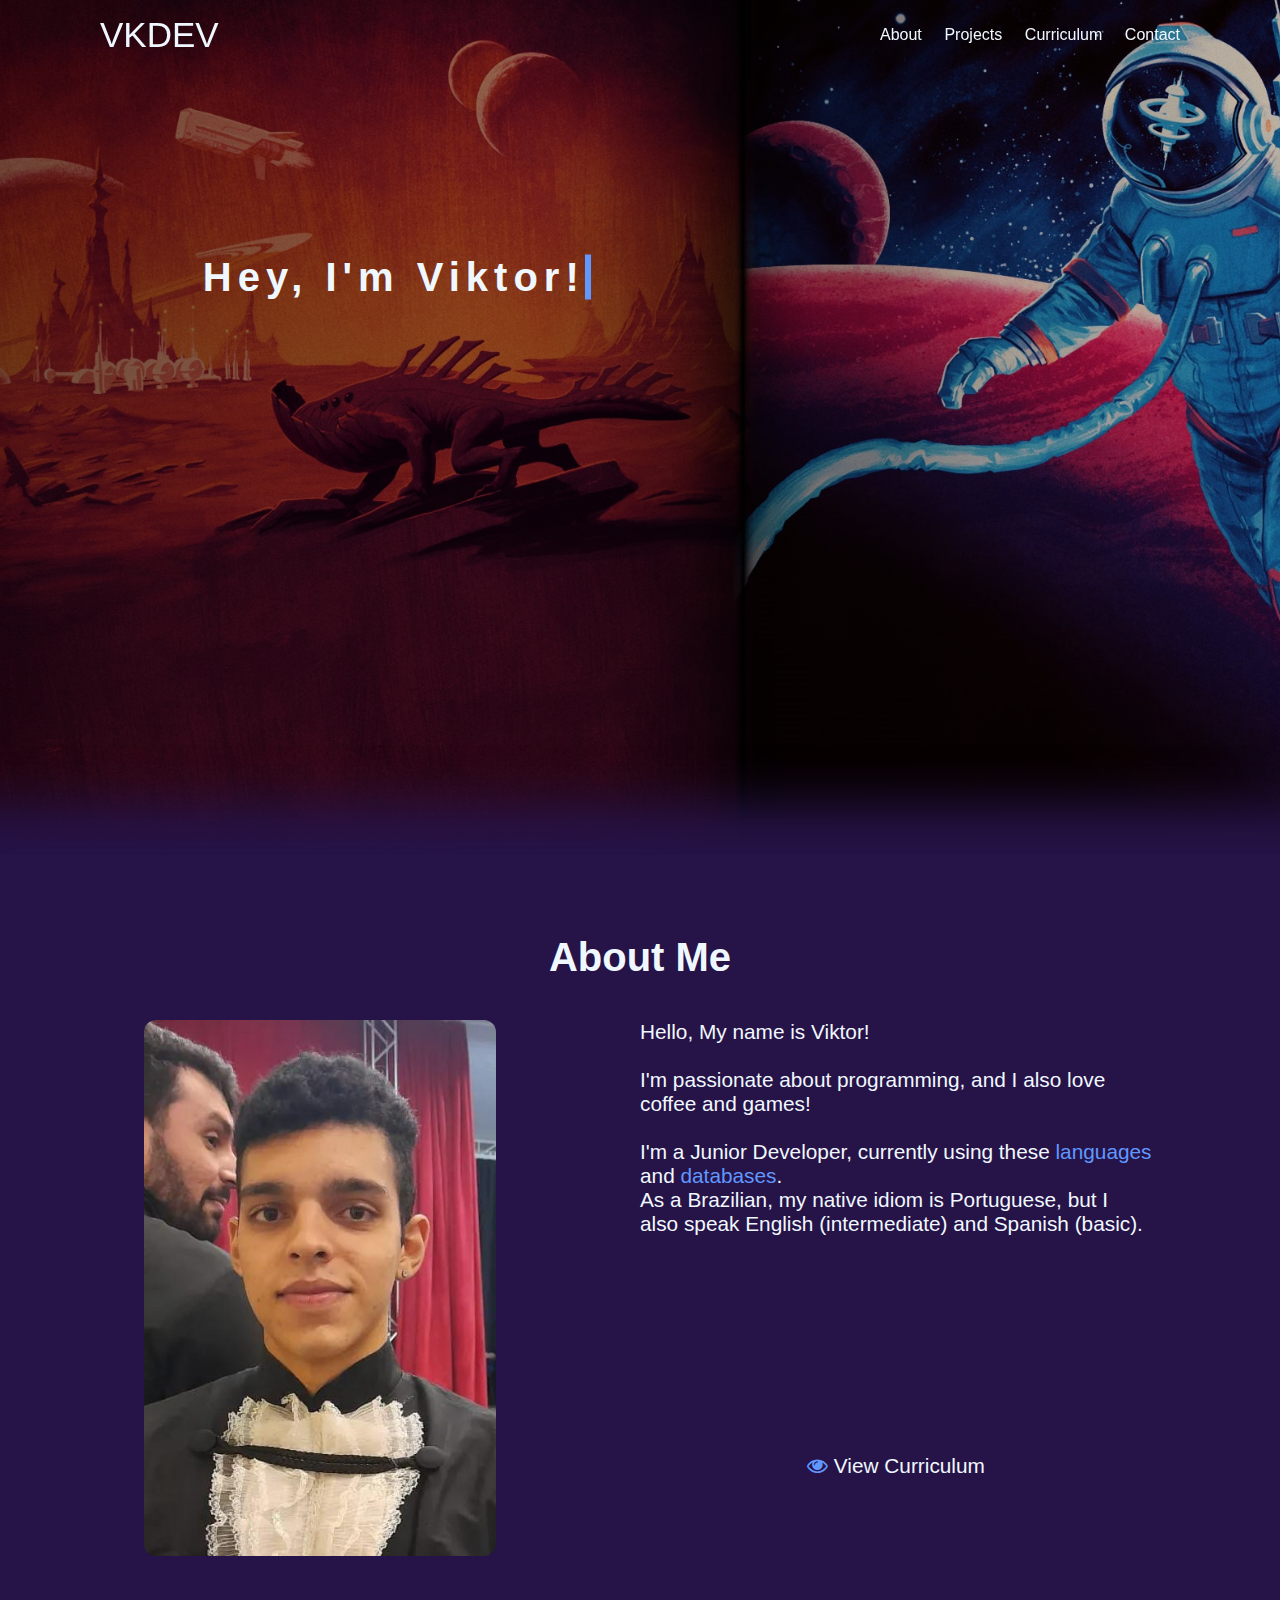
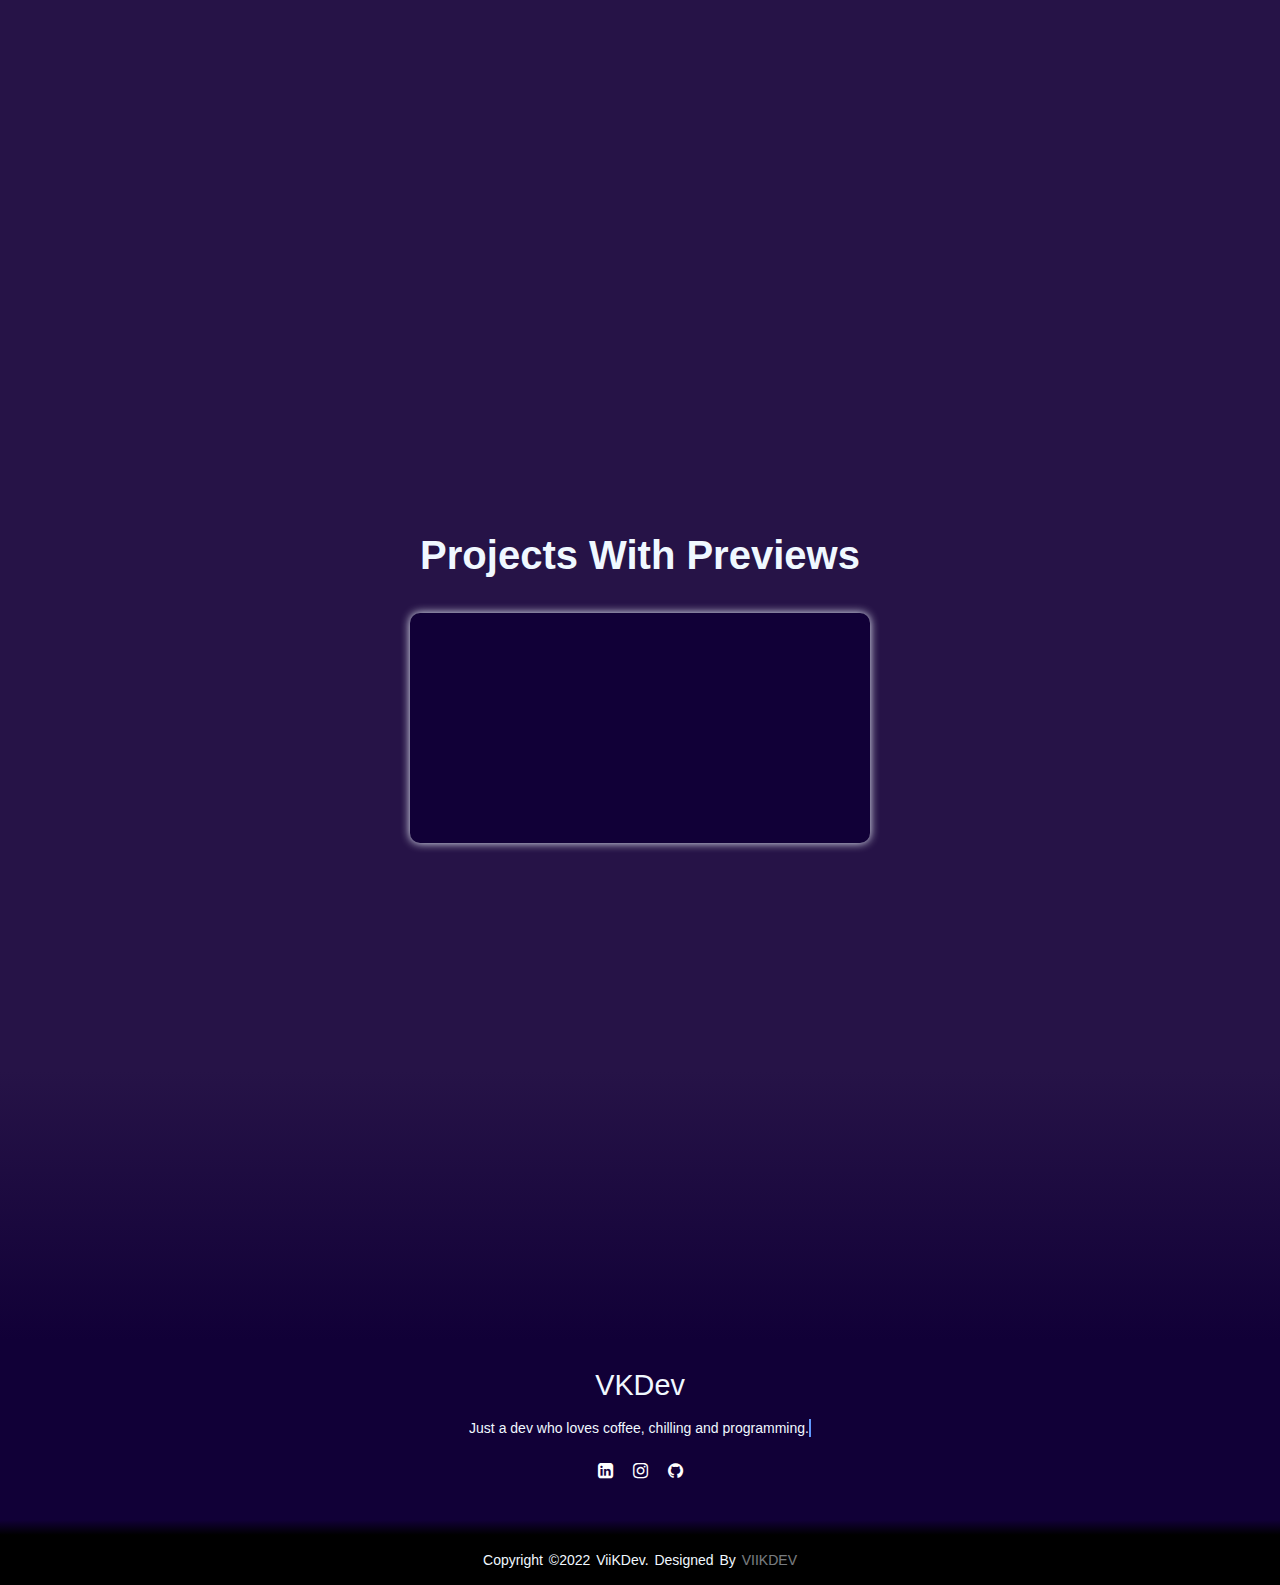
<file: index.html>
<!DOCTYPE html>
<html lang="pt-br">

<head>
   <meta charset="UTF-8">
   <meta http-equiv="X-UA-Compatible" content="IE=edge">
   <meta name="viewport" content="width=device-width, initial-scale=1.0">
   <!-- Font Awesome -->
   <link rel="stylesheet" href="https://cdnjs.cloudflare.com/ajax/libs/font-awesome/4.7.0/css/font-awesome.min.css">
   <!-- <link rel="stylesheet" href="https://cdnjs.cloudflare.com/ajax/libs/font-awesome/6.2.1/css/all.min.css"> -->
   <!-- JQuery -->
   <script src="https://ajax.googleapis.com/ajax/libs/jquery/3.6.0/jquery.min.js"></script>
   <!-- W2UI -->
   <link defer rel="stylesheet" type="text/css" href="https://w2ui.com/src/w2ui-1.4.2.min.css" />
   <!-- Style.css -->
   <link rel="stylesheet" href="wwwroot/css/style.css">
   <title>ViiKDev</title>
</head>

<body>
   <header>
      <nav class="navbar">
         <div class="logo"><a onclick="scrollToElement('home')">vkdev</a></div>
         <div class="hamburguer">
            <i class="fa fa-bars"></i>
         </div>
         <ul class="options">
            <li onclick="scrollToElement('about')">About</li>
            <li onclick="scrollToElement('projects')">Projects</li>
            <li>
               <span>Curriculum</span>
               <span class="mobile">Curriculum</span>
            </li>
            <li onclick="scrollToElement('contact')">Contact</li>
         </ul>
      </nav>
   </header>
   <main id="home">
      <div class="wrapper">
         <h1 class="animate-on-scroll">Hey, I'm Viktor!</h1>
         <div class="cont">
            <h4 class="animate-on-scroll">I'm a junior front-end developer, using the languages: <span class="animate-on-scroll"></span></h4>
         </div>
      </div>
      <div class="scroll-down-arrow animate-on-scroll">
         <span><i class="fa fa-angle-down" onclick="scrollToElement('about')"></i></span>
      </div>
   </main>
   <!-- <div class="fade-line"></div> -->
   <section id="about">
      <div class="wrapper">
         <h1>About Me</h1>
         <div class="wrapperLR">
            <div class="left">
               <img src="./wwwroot/img/me.jpeg" alt="Viktor's Photo">
            </div>
            <div class="right">
               <div class="up">
                  <span>
                     Hello, My name is Viktor!
                  </span>
                  <br>
                  <span>
                     I'm passionate about programming, and I also love coffee and games!
                  </span>
                  <br>
                  <span>
                     I'm a Junior Developer, currently using these
                     <span forList="lang" class="aboutSpan">languages</span>
                     and
                     <span forList="dbs" class="aboutSpan">databases</span>.
                  </span>
                  <span>
                     As a Brazilian, my native idiom is Portuguese, but I also speak English (intermediate) and Spanish (basic).
                  </span>
               </div>
               <div class="down">
                  <div class="curriculum">
                     <span><i class="fa fa-eye" style="color:var(--detail-color)"></i> View Curriculum</span>
                  </div>
               </div>
               <div class="down mobile">
                  <div class="curriculum">
                     <span class="mobile"><i class="fa fa-eye" style="color:var(--detail-color)"></i> View Curriculum</span>
                  </div>
               </div>
            </div>
         </div>
      </div>
      <div class="scroll-down-arrow animate-on-scroll">
         <span><i class="fa fa-angle-down" onclick="scrollToElement('projects')"></i></span>
      </div>
   </section>
   <div class="fade-line4"></div>
   <section id="projects">
      <div class="wrapper">
         <h1>Projects With Previews</h1>
         <ul id="projectsList">
         </ul>
      </div>
   </section>
   <div class="fade-line5"></div>
   <footer id="contact">
      <div class="info">
         <h3>VKDev</h3>
         <div class="leaf-container">
            <i class="fa fa-leaf leaf1 animate-on-scroll" style="color:green;"></i>
            <p class="animate-on-scroll"> Just a dev who loves coffee, chilling and programming. </p>
            <i class="fa fa-leaf leaf2 animate-on-scroll" style="color:green;"></i>
         </div>
         <ul class="socials">
            <li><a href="https://br.linkedin.com/in/viktor-bonazza-charlanti-244890212" target="_blank"><i class="fa fa-linkedin-square"></i></a></li>
            <li><a href="https://www.instagram.com/viik_bonazza/" target="_blank"><i class="fa fa-instagram"></i></a></li>
            <li><a href="https://github.com/ViiKDev" target="_blank"><i class="fa fa-github"></i></a></li>
         </ul>
      </div>
      <div class="fade-line3"></div>
      <div class="copy">
         <p>copyright &copy;2022 ViiKDev. designed by <span>ViiKDev</span></p>
      </div>
   </footer>
</body>

<!-- W2UI -->
<script type="text/javascript" src="https://w2ui.com/src/w2ui-1.4.2.min.js"></script>
<!-- Script.js -->
<script src="wwwroot/js/script.js"></script>

</html>
</file>
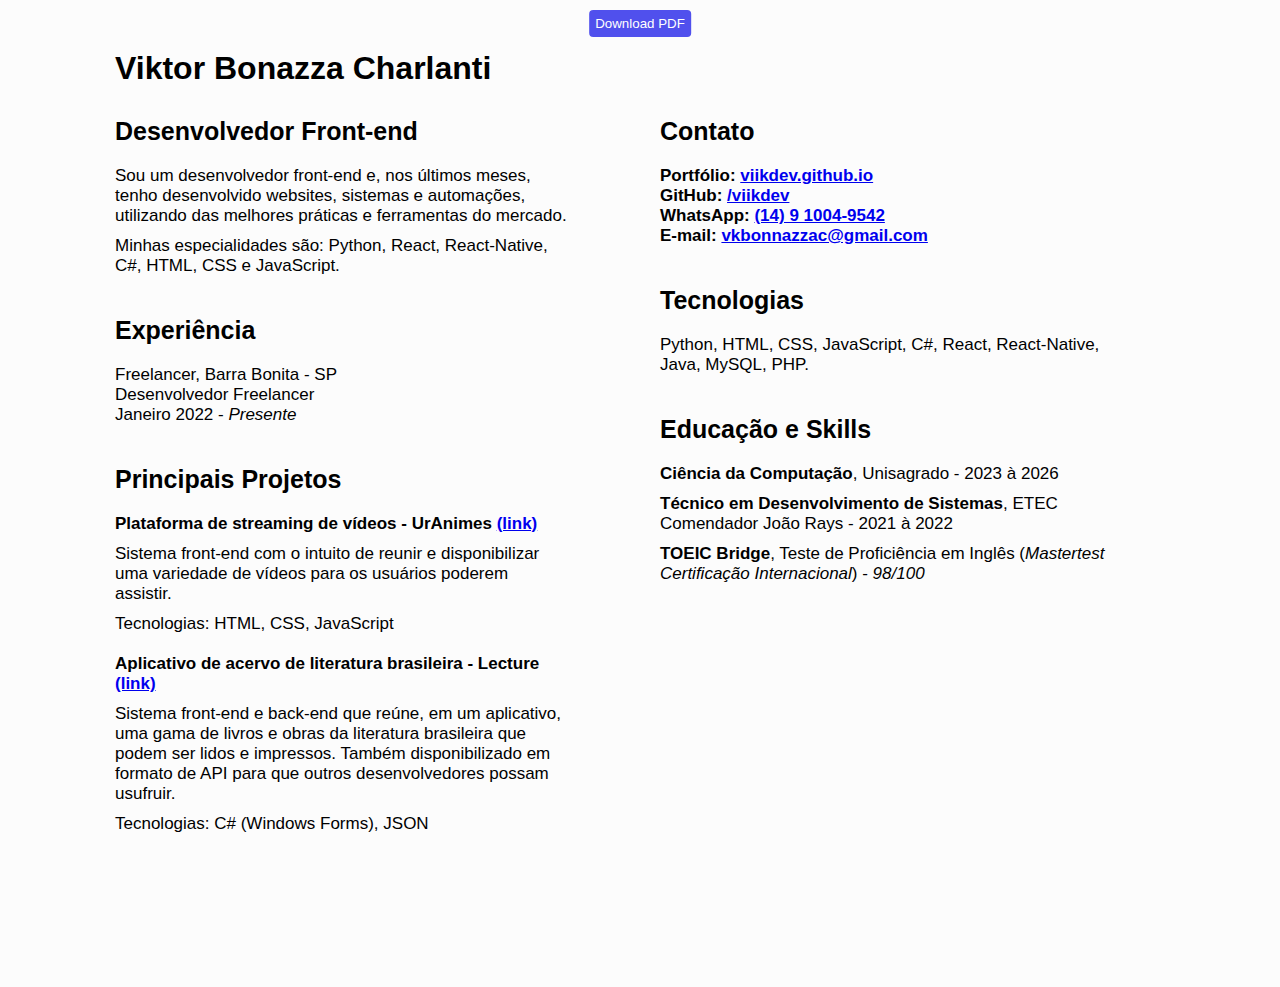
<file: curriculum.html>
<!DOCTYPE html>
<html lang="en">

<head>
    <meta charset="UTF-8">
    <meta http-equiv="X-UA-Compatible" content="IE=edge">
    <meta name="viewport" content="width=device-width, initial-scale=1.0">
    <title>Curriculum Vitae - Viktor Bonazza Charlanti</title>
    <style>
        * {
            margin: 0;
            padding: 0;
            border: 0;
        }

        body {
            display: flex;
            justify-content: center;
            align-items: center;
            padding: 20px 40px;
            font-family: sans-serif;
            background-color: #fcfcfc;
        }

        main {
            width: 1050px;
            height: 100vh;
        }

        .container {
            width: 100%;
            height: 100%;
            display: flex;
            flex-direction: row;
        }

        .left {
            width: 50%;
            height: 100%;
        }

        .right {
            width: 50%;
            height: 100%;
        }

        .bold {
            font-weight: bold;
        }

        .italic {
            font-style: italic;
        }

        .fs-17 {
            font-size: 17px;
        }

        .fs-23 {
            font-size: 23px;
        }

        .fs-26 {
            font-size: 25px;
        }

        .fs-32 {
            font-size: 32px;
        }

        span {
            display: block;
            max-width: 90%;
        }

        .gap-20 {
            display: flex;
            gap: 20px;
            flex-direction: column;
        }

        .mt-10 {
            margin-top: 10px;
        }

        .mt-20 {
            margin-top: 20px;
        }

        .mt-30 {
            margin-top: 30px;
        }

        .mb-10 {
            margin-bottom: 10px;
        }

        .mb-20 {
            margin-bottom: 20px;
        }

        .pl-20 {
            padding-left: 20px;
        }

        .pl-40 {
            padding-left: 40px;
        }

        .inline {
            display: inline;
        }

        button {
            background-color: rgb(80, 80, 237);
            color: white;
            padding: 6px;
            border-radius: 4px;
            transition: all .3s ease-in-out;
            cursor: pointer;
            position: absolute;
            top: 10px;
            left: 50%;
            transform: translateX(-50%);
        }

        button:hover {
            background-color: rgb(3, 3, 128);
        }

        @media print {
            button {
                display: none;
            }

            main {
                height: auto;
            }
        }

        @page {
            size: auto;
            margin: 0;
        }
    </style>
</head>

<body>

    <button onclick="window.print()">Download PDF</button>
    <main>
        <!-- 210 x 297 -->
        <section class="name">
            <span class="bold fs-32 mt-30">Viktor Bonazza Charlanti</span>
        </section>
        <div class="container">
            <div class="left">
                <div class="gap-20">
                    <section class="role">
                        <span class="bold fs-26 mt-30 mb-20">Desenvolvedor Front-end</span>
                        <span class="fs-17 mb-10">Sou um desenvolvedor front-end e, nos últimos meses, tenho desenvolvido websites, sistemas e automações, utilizando das melhores práticas e ferramentas do mercado.</span>
                        <span class="fs-17">Minhas especialidades são: Python, React, React-Native, C#, HTML, CSS e JavaScript.</span>
                    </section>
                    <section class="experience mt-20">
                        <span class="bold fs-26 mb-20">Experiência</span>
                        <span class="fs-17">Freelancer, Barra Bonita - SP</span>
                        <span class="fs-17">Desenvolvedor Freelancer</span>
                        <span class="fs-17">Janeiro 2022 - <span class="italic inline">Presente</span></span>
                    </section>
                    <section class="main-projects mt-20">
                        <span class="bold fs-26 mb-20">Principais Projetos</span>
                        <span class="bold fs-17 mb-10">Plataforma de streaming de vídeos - UrAnimes <a href="https://viikdev.github.io/uranimes">(link)</a></span>
                        <span class="fs-17">Sistema front-end com o intuito de reunir e disponibilizar uma variedade de vídeos para os usuários poderem assistir.</span>
                        <span class="fs-17 mt-10">Tecnologias: HTML, CSS, JavaScript</span>
                        <span class="bold fs-17 mt-20 mb-10">Aplicativo de acervo de literatura brasileira - Lecture <a href="https://viikdev.github.io/booksApi">(link)</a></span>
                        <span class="fs-17">Sistema front-end e back-end que reúne, em um aplicativo, uma gama de livros e obras da literatura brasileira que podem ser lidos e impressos. Também disponibilizado em formato de API para que outros desenvolvedores possam usufruir.</span>
                        <span class="fs-17 mt-10">Tecnologias: C# (Windows Forms), JSON</span>
                    </section>
                </div>
            </div>
            <div class="right pl-40">
                <div class="gap-20">
                    <section class="contact">
                        <span class="bold fs-26 mt-30 mb-20">Contato</span>
                        <span class="bold fs-17">Portfólio: <a href="https://viikdev.github.io">viikdev.github.io</a></span>
                        <span class="bold fs-17">GitHub: <a href="https://github.com/viikdev">/viikdev</a></span>
                        <span class="bold fs-17">WhatsApp: <a href="https://wa.me/+5514910049542?text=Olá, Viktor! Estava analisando seu currículo e resolvi entrar em contato.">(14) 9 1004-9542</a></span>
                        <span class="bold fs-17">E-mail: <a onclick="navigator.clipboard.writeText('vkbonnazzac@gmail.com')" href="#">vkbonnazzac@gmail.com</a></span>
                    </section>
                    <section class="tecnologies mt-20">
                        <span class="bold fs-26 mb-20">Tecnologias</span>
                        <span class="fs-17">Python, HTML, CSS, JavaScript, C#, React, React-Native, Java, MySQL, PHP.</span>
                    </section>
                    <section class="skills mt-20">
                        <span class="bold fs-26 mb-20">Educação e Skills</span>
                        <span class="fs-17 mb-10"><span class="bold inline">Ciência da Computação</span>, Unisagrado - 2023 à 2026</span>
                        <span class="fs-17 mb-10"><span class="bold inline">Técnico em Desenvolvimento de Sistemas</span>, ETEC Comendador João Rays - 2021 à 2022</span>
                        <span class="fs-17"><span class="bold inline">TOEIC Bridge</span>, Teste de Proficiência em Inglês (<span class="italic inline">Mastertest Certificação Internacional</span>) - <span class="italic inline">98/100</span></span>
                    </section>
                </div>
            </div>
        </div>
    </main>

</body>

</html>
</file>
<file: wwwroot/css/style.css>
/* Variables */

:root {
	--main-darker-color: rgb(17, 0, 55);
	/* --main-dark-color: rgb(22, 4, 62); */
	--main-dark-color: rgb(38, 19, 71);
	--main-color: rgb(32, 4, 97);
	--main-light-color: rgb(63, 41, 114);
	/* --main-light-color: rgb(53, 16, 138); */
	--main-lighter-color: rgb(64, 14, 183);
	--header-color-control: transparent;
	--font-color: aliceblue;
	--detail-color: rgb(96, 152, 255);
}

/* Variables */

/* Scroll Bar */

::-webkit-scrollbar {
	width: 10px;
	height: 10px;
}

::-webkit-scrollbar-track {
	background-color: #00000025;
	border-radius: 10px;
}

::-webkit-scrollbar-thumb {
	background-color: rgb(64, 64, 64);
	border-radius: 10px;
}

::-webkit-scrollbar-thumb:hover {
	background-color: rgb(44, 44, 44);
}

::-webkit-scrollbar-corner {
	background-color: #00000025;
}

/* Scroll Bar */

* {
	padding: 0;
	margin: 0;
	border: 0;
}

html {
	scroll-behavior: smooth;
	overflow-x: hidden;
}

body {
	width: 100vw;
	height: 100vh;
	font-family: sans-serif;
	background-color: var(--main-dark-color);
	background-image: linear-gradient(90deg, rgba(0, 0, 0, 0.55), rgba(0, 0, 0, 0.2)), url("https://www.slashgear.com/img/gallery/is-there-a-center-of-the-universe/intro-1654456299.webp");
	/* background-image: linear-gradient(90deg, rgba(0, 0, 0, 0.55), rgba(0, 0, 0, 0.2)), url("../img/main-bg.jpg"); */
	background-size: cover;
	background-attachment: fixed;
}

h1 {
	font-size: 2.5rem;
	margin: 20px 0;
}

/* Header */

header {
	position: fixed;
	top: 0;
	left: 0;
	width: 100%;
	height: 70px;
	background-color: var(--header-color-control);
	transition: all .5s;
	z-index: 100;
}

.navbar {
	height: 100%;
	display: flex;
	justify-content: space-between;
	align-items: center;
	margin: 0 20px;
	color: var(--font-color);
	padding: 0 80px;
}

.navbar ul {
	width: 300px;
	list-style: none;
	display: flex;
	justify-content: space-between;
}

.navbar ul li {
	cursor: pointer;
}

.navbar ul li span.mobile {
	display: none;
}

.navbar .hamburguer {
	display: none;
}

.logo {
	font-size: 35px;
	text-transform: uppercase;
	cursor: pointer;
}

.logo a {
	text-decoration: none;
	color: var(--font-color)
}

/* Header */

/* Main */

main {
	width: 100%;
	height: 95%;
	background-color: var(--main-color);
	background-image: linear-gradient(90deg, rgba(0, 0, 0, 0.55), rgba(0, 0, 0, 0.2)), url("../img/main-bg.jpg");
	background-size: cover;
	box-sizing: border-box;
	box-shadow: inset 0 -100px 50px -50px var(--main-dark-color);
	color: var(--font-color);
}

main .wrapper {
	max-width: 390px;
	position: absolute;
	top: 33%;
	left: 31%;
	transform: translate(-50%, -50%);
	text-transform: capitalize;
	display: flex;
	flex-direction: column;
}

main .wrapper h1 {
	overflow: hidden;
	/* Ensures the content is not revealed until the animation */
	border-right: .15em solid var(--detail-color);
	/* The typwriter cursor */
	white-space: nowrap;
	/* Keeps the content on a single line */
	margin: 0 auto;
	/* Gives that scrolling effect as the typing happens */
	letter-spacing: .15em;
	/* Adjust as needed */
}

main .wrapper .cont {
	height: 40px;
	width: 400px;
}

main .wrapper .cont h4 {
	font-size: 1rem;
	line-height: 20px;
	height: 0;
	opacity: 0;
	overflow: hidden;
	/* white-space: nowrap; */
	margin: 0 auto;
	letter-spacing: .15em;
}

main .wrapper .cont span.animate::before {
	content: 'HTML';
	font-size: 1.3rem;
	color: var(--detail-color);
	letter-spacing: .1rem;
	animation:
		change-text 10s forwards 1.5s infinite,
		text-blink 2s forwards 1.5s infinite;
}

h1.animate {
	animation: typing 1.4s steps(16, end) .3s 1 normal both,
		blink-caret .55s step-end infinite;
}

h4.animate {
	animation: show-text 1s linear 1.7s forwards;
}

main .scroll-down-arrow {
	position: absolute;
	bottom: 0;
	opacity: 0;
	left: 50%;
	transform: translate(-50%, -50%);
	font-size: 3.5rem;
	transition: all .2s;
}

main .scroll-down-arrow.animate {
	animation: fade-in 1.1s ease-in-out .5s forwards,
		up-n-down 4s ease-in-out 1.7s infinite;
}

/* Main */

/* Fade Lines */

.fade-line {
	width: 100%;
	height: 40px;
	background-image: linear-gradient(180deg, var(--main-color), var(--main-dark-color));
}

.fade-line2 {
	width: 100%;
	height: 30px;
	background-image: linear-gradient(180deg, transparent, var(--main-darker-color));
}

.fade-line3 {
	width: 100%;
	height: 15px;
	background-image: linear-gradient(180deg, var(--main-darker-color), #000);
}

/* .fade-line4 {
	width: 100%;
	height: 40px;
	background-image: linear-gradient(0deg, var(--main-light-color), var(--main-color), var(--main-light-color));
} */

.fade-line4 {
	width: 100%;
	height: 30%;
	background-image: linear-gradient(180deg, var(--main-dark-color), var(--main-dark-color));
}

.fade-line5 {
	width: 100%;
	height: 30%;
	background-image: linear-gradient(180deg, var(--main-dark-color), var(--main-darker-color));
}

/* Fade Lines */

/* Sections */

section {
	height: 100%;
	width: 100%;
	background-color: var(--main-dark-color);
	color: var(--font-color);
	padding: 110px 0;
}

#about {
	height: 80%;
	padding-top: 40px;
	padding-bottom: 0;
}

#about .wrapper {
	height: 100%;
	width: 100%;
	display: flex;
	flex-direction: column;
	justify-content: space-between;
	align-items: center;
}

#about .wrapper h1 {
	padding: 20px 0;
}

#about .wrapper .wrapperLR {
	width: 100%;
	height: 90%;
	display: flex;
	overflow-y: auto;
}

#about .wrapper .wrapperLR .left {
	height: 100%;
	width: 50%;
	display: flex;
	align-items: center;
	flex-direction: column;
}

#about .wrapper .wrapperLR .left img {
	width: auto;
	object-fit: cover;
	max-width: 55%;
	height: 90%;
	border-radius: 12px;
}

#about .wrapper .wrapperLR .left .curriculum {
	width: 60%;
	height: 30px;
	border-radius: 12px;
	margin-top: 15px;
	font-size: 1.3rem;
	text-align: center;
}

.curriculum span {
	cursor: pointer;
}

#about .wrapper .wrapperLR .right {
	height: 90%;
	width: 50%;
	display: flex;
	flex-direction: column;
	font-size: 1.3rem;
}

#about .wrapper .wrapperLR .right .up {
	height: 100%;
	width: 80%;
	display: flex;
	flex-direction: column;
}

#about .wrapper .wrapperLR .right .down {
	display: flex;
	align-items: center;
	justify-content: center;
	height: 50%;
	width: 80%;
}

#about .wrapper .wrapperLR .right .down.mobile {
	display: none;
	align-items: center;
	justify-content: center;
	height: 50%;
	width: 80%;
}

#about .wrapper .wrapperLR .right .down.mobile .curriculum {
	text-align: center;
	height: 30px;
	border-radius: 12px;
	font-size: 1.3rem;
	width: 60%;
}

#about .aboutSpan {
	color: var(--detail-color);
}

#about .scroll-down-arrow {
	position: absolute;
	bottom: 0;
	opacity: 0;
	left: 50%;
	transform: translate(-50%, calc(95vh - 50% - 1px));
	font-size: 3.5rem;
	transition: all .2s;
}

#about .scroll-down-arrow.animate {
	animation: fade-in 1.1s ease-in-out forwards,
		up-n-down 4s ease-in-out 1.2s infinite;
}

/* Sections */

/* Footer */

footer {
	height: 200px;
	padding-top: 30px;
	background-color: var(--main-darker-color);
	color: var(--font-color)
}

footer .info {
	display: flex;
	justify-content: center;
	align-items: center;
	text-align: center;
	flex-direction: column;
	height: 75%;
}

footer .info h3 {
	font-size: 1.8rem;
	font-weight: 400;
	text-transform: capitalize;
	line-height: 3rem;
}

footer .info p {
	max-width: 500px;
	margin: 10px auto;
	line-height: 18px;
	font-size: 14px;
	overflow: hidden;
	border-right: .15em solid var(--detail-color);
	white-space: nowrap;
}

footer .copy {
	height: 25%;
	background: #000;
	display: flex;
	justify-content: center;
	align-items: center;
	text-align: center;
}

footer .copy p {
	font-size: 14px;
	word-spacing: 2px;
	text-transform: capitalize;
}

footer .copy span {
	text-transform: uppercase;
	opacity: .5;
	font-weight: 200;
}

.leaf-container {
	display: flex;
	align-items: center;
	height: 100%;
}

.leaf-container .fa-leaf {
	width: 32px;
	opacity: 0;
	position: relative;
}

.socials {
	list-style: none;
	display: flex;
	align-items: center;
	justify-content: center;
	margin: 1rem 0 3rem 0;
}

.socials li {
	margin: 0 10px;
}

.socials a {
	text-decoration: none;
	color: #fff;
}

.socials a i {
	font-size: 1.1rem;
	transition: color .4s ease;
}

.socials a:hover i.fa-linkedin-square {
	color: rgb(78, 125, 194);
}

.socials a:hover i.fa-facebook {
	color: rgb(110, 110, 255);
}

.socials a:hover i.fa-instagram {
	color: rgb(176, 85, 199);
}

.socials a:hover i.fa-twitter {
	color: rgb(79, 238, 238);
}

.socials a:hover i.fa-github {
	color: rgb(145, 68, 218);
}

.leaf1.animate {
	animation: leaf-animation 1.75s forwards 2s;
}

.leaf2.animate {
	animation: leaf-animation 1.75s forwards 2.4s;
}

p.animate {
	animation: typing 2.2s steps(25, end) .3s 1 normal both,
		blink-caret .55s step-end 5 forwards;
}

/* Footer */

/* Dynamic Content */

/* Projects */

#projects {
	height: 75%;
	text-align: center;
	background-color: var(--main-dark-color);
	padding-bottom: 0;
}

#projects .wrapper {
	width: 100%;
	height: 80%;
	display: flex;
	justify-content: center;
	align-items: center;
	flex-direction: column;
}

#projects .wrapper h1 {
	padding-top: 40px;
}

#projects .wrapper ul {
	width: 440px;
	background-color: var(--main-darker-color);
	/* box-shadow: 0 0 200px 60px var(--main-dark-color); */
	border-radius: 10px;
	margin: 15px 20px;
	padding: 10px 10px;
	display: flex;
	flex-direction: column;
	/* justify-content: space-between; */
	align-items: center;
	box-shadow: 0 0 10px 0 var(--font-color);
}

#projects .wrapper ul li {
	list-style: none;
	width: 80%;
	height: 40px;
	font-size: 1.3rem;
	display: flex;
	align-items: center;
	justify-content: center;
	transition: all .05s;
	border-radius: 8px;
	overflow: hidden;
	text-overflow: ellipsis;
	white-space: nowrap;
}

#projects .wrapper ul li:hover {
	background-color: rgba(40, 8, 116, 0.331);
	font-size: 1.35rem;
}

#projects .wrapper .projs {
	color: aliceblue;
	text-decoration: none;
}

skeleton {
	overflow: hidden;
	border-radius: 8px;
	width: 440px;
	height: 210px;
}

innerSkeleton {
	position: relative;
	width: 100%;
	height: 100%;
	display: block;
	background-image: linear-gradient(90deg,
			var(--main-darker-color),
			var(--main-color),
			var(--main-darker-color));
	transform: translateX(-100%);
	animation: skeleton 1.5s infinite;
}

/* Projects */

/* Dynamic Content */

/* KeyFrames */

/* The typing effect */
@keyframes typing {
	from {
		width: 0
	}

	to {
		width: 100%
	}
}

/* The typewriter cursor effect */
@keyframes blink-caret {

	from,
	to {
		border-color: transparent
	}

	50% {
		border-color: var(--detail-color);
	}
}

@keyframes show-text {
	from {
		height: 0;
		opacity: 0;
	}

	/* 25% {
		opacity: 0;
	} */

	to {
		height: 100%;
		opacity: 1;
	}
}

@keyframes show-mobile-menu {
	from {
		height: 0;
		opacity: 0;
		color: transparent;
	}

	40% {
		opacity: 1;
		color: transparent;
	}

	to {
		height: 400px;
		opacity: 1;
		color: var(--font-color)
	}
}

@keyframes fade-in {
	from {
		bottom: 50px;
		opacity: 0;
	}

	25% {
		opacity: 0;
	}

	to {
		bottom: 0;
		opacity: 1;
	}
}

@keyframes up-n-down {

	from,
	to {
		bottom: 0;
	}

	50% {
		bottom: 15px;
	}
}

@keyframes leaf-animation {

	from {
		left: 0;
		bottom: 15px;
		opacity: 0;
	}

	30% {
		transform: rotate(-20deg);
	}

	35% {
		bottom: 10px;
	}

	50% {
		left: 10px;
		transform: rotate(-25deg);
	}

	75% {
		left: -5px;
		transform: rotate(25deg);
	}

	to {
		transform: rotate(0);
		left: 0;
		bottom: 0;
		opacity: 1;
	}
}

@keyframes skeleton {
	100% {
		transform: translateX(100%);
	}
}

@keyframes change-text {

	from,
	to {
		opacity: 0;
	}

	20% {
		opacity: 1;
		content: 'CSS';
	}

	25% {
		opacity: 0;
	}

	40% {
		opacity: 1;
		content: 'JavaScript';
	}

	45% {
		opacity: 0;
	}

	60% {
		opacity: 1;
		content: 'React';
	}

	65% {
		opacity: 0;
	}

	80% {
		content: 'React-Native';
	}
}

@keyframes text-blink {

	from,
	to {
		opacity: 1;
	}

	30% {
		opacity: 0;
	}
}

@keyframes click-to-download {

	from {
		font-size: 1rem;
	}

	to {
		font-size: 1rem;
		color: transparent;
		background-color: transparent;
	}

	10% {
		background-color: rgba(0, 0, 0, 0.9);
	}

	40% {
		font-size: 1.3rem;
	}

	80% {
		color: transparent;
	}
}

@keyframes mobile-menu-items {

	60% {
		box-shadow: none;
	}

	100% {
		transform: translateX(0);
		box-shadow: 0 1px 0 gray;
	}
}

/* KeyFrames */

/* W2ui */

.w2ui-popup {
	width: 700px !important;
	height: 700px !important;
	left: 50% !important;
	top: 50% !important;
	transform: translate(-50%, -50%) !important;
	/* left: calc(50vw - 375px) !important;
	top: calc(50vh - 375px) !important; */
	border: 0 !important;
	background-color: #000 !important;
	box-shadow: 0 0 50vw #383838 !important;
}

.w2ui-msg-body {
	background-color: rgb(22, 22, 22) !important;
}

.w2ui-msg-body a {
	text-decoration: none;
	margin: 0 auto;
}

.w2ui-msg-title {
	border-bottom: 0 !important;
	background-image: linear-gradient(#3b3b3b, #000000) !important;
	color: rgb(190, 190, 190) !important;
	cursor: default !important;
}

.w2ui-centered {
	display: flex;
	justify-content: space-between;
	align-items: center;
	text-align: center;
	padding: 0 !important;
	overflow: hidden;
}

.w2ui-centered img {
	height: 50%;
	width: 504px;
}

.w2ui-msg-button {
	transition: background-color .2s;
	border-radius: 50% !important;
	border: 1px solid transparent !important;
}

.w2ui-msg-button:hover {
	background-color: #cccccc20 !important;
}

.download-button {
	padding: 15px 30px;
	border: none;
	border-radius: 5px;
	/* background-color:#4caf50; */
	background-color: #ffffff00;
	color: white;
	cursor: pointer;
	display: flex;
	flex-direction: column;
	align-items: center;
	transition: all 0.3s;
	font-size: 1.3rem;
}

.download-button span {
	font-size: 1.1rem;
}

.download-button:hover {
	background-color: #ffffff14;
	color: var(--detail-color);
}

.animate-curriculum-download {
	width: 100%;
	height: 100%;
	color: var(--font-color);
	font-size: 1rem;
	position: relative;
	display: flex;
	align-items: center;
	justify-content: center;
}

.animate-curriculum-download span {
	position: absolute;
	height: 100%;
	width: 100%;
	display: flex;
	justify-content: center;
	align-items: center;
	background-color: rgba(0, 0, 0, 0.9);
	animation: click-to-download 3s ease-in-out .1s forwards;
}

.tooltip {
	position: absolute;
	white-space: nowrap;
	background-color: rgba(0, 0, 0, 0.9);
	padding: 10px;
	border-radius: 12px;
	transform: translate(-50%, -50%);
	color: var(--font-color);
	z-index: 99;
	pointer-events:none;
}

.tooltip::after {
	content: "";
	position: absolute;
	width: 0;
	height: 0;
	border-width: 10px;
	border-style: solid;
	border-color: transparent transparent rgba(0, 0, 0, 0.9) transparent;
	top: -15px;
	left: 50%;
	transform: translateX(-50%);
}

/* Media Queries */

@media (max-width:599px) {
	h1 {
		font-size: 1.4rem;
	}

	.navbar {
		padding: 0;
	}

	.navbar .hamburguer {
		display: block;
		width: auto;
		height: auto;
		font-size: 1.5rem;
	}

	.navbar ul {
		display: none;
	}

	.navbar ul.active {
		display: flex;
		margin-top: 70px;
		justify-content: space-around;
		width: 50%;
		height: 400px;
		top: 0;
		right: 0;
		position: absolute;
		background-color: black;
		flex-direction: column;
		text-align: center;
		border-radius: 0 0 12px 12px;
		/* To hide last box-shadow */
		overflow-x: hidden;
		animation: show-mobile-menu 1s ease-in-out forwards
	}

	.navbar ul li {
		height: 100%;
		display: flex;
		justify-content: center;
		align-items: center;
		transform: translateX(-100%);
		animation: mobile-menu-items 1s ease-in-out forwards;
	}

	.navbar ul li span:not(.mobile) {
		display: none;
	}

	.navbar ul li span.mobile {
		display: block;
	}

	main .wrapper {
		max-width: 200px;
	}

	main .wrapper .cont {
		max-width: 350px;
		height: 60px;
	}

	main .wrapper span {
		max-width: 200px;
		font-size: 1.5rem;
		display: block;
	}

	h4.animate {
		animation: show-text 1.5s linear 1.7s forwards;
	}

	section {
		height: 80% !important;
	}

	#about .wrapper .wrapperLR .left {
		display: none;
	}

	#about .wrapper .wrapperLR .right {
		width: 100%;
		align-items: center;
		font-size: 1.1rem;
	}

	#about .wrapper .wrapperLR .right .down {
		display: none;
	}

	#about .wrapper .wrapperLR .right .down.mobile {
		display: flex;
	}

	#projects {
		padding-top: 25px;
	}

	#projects .wrapper {
		margin-top: 15px;
	}

	#projects .wrapper ul {
		height: 80%;
		width: 300px;
		overflow-y: auto;
	}

	#projects .wrapper ul li {
		min-height: 40px;
		font-size: 1.2rem;
	}

	#projects .wrapper ul li:hover {
		font-size: 1.3rem;
	}

	.leaf1.animate {
		animation-delay: .5s;
	}

	.leaf2.animate {
		animation-delay: 1s;
	}

	.leaf-container {
		max-width: 300px;
	}

	.leaf-container .fa-leaf {
		margin-bottom: 15px;
	}

	footer .info p {
		border-right: none;
		white-space: normal;
	}

	p.animate {
		animation: none;
	}

	.w2ui-popup {
		width: 350px !important;
		height: 500px !important;
	}

	.w2ui-centered img {
		height: 450px;
		width: auto;
	}
}
</file>
